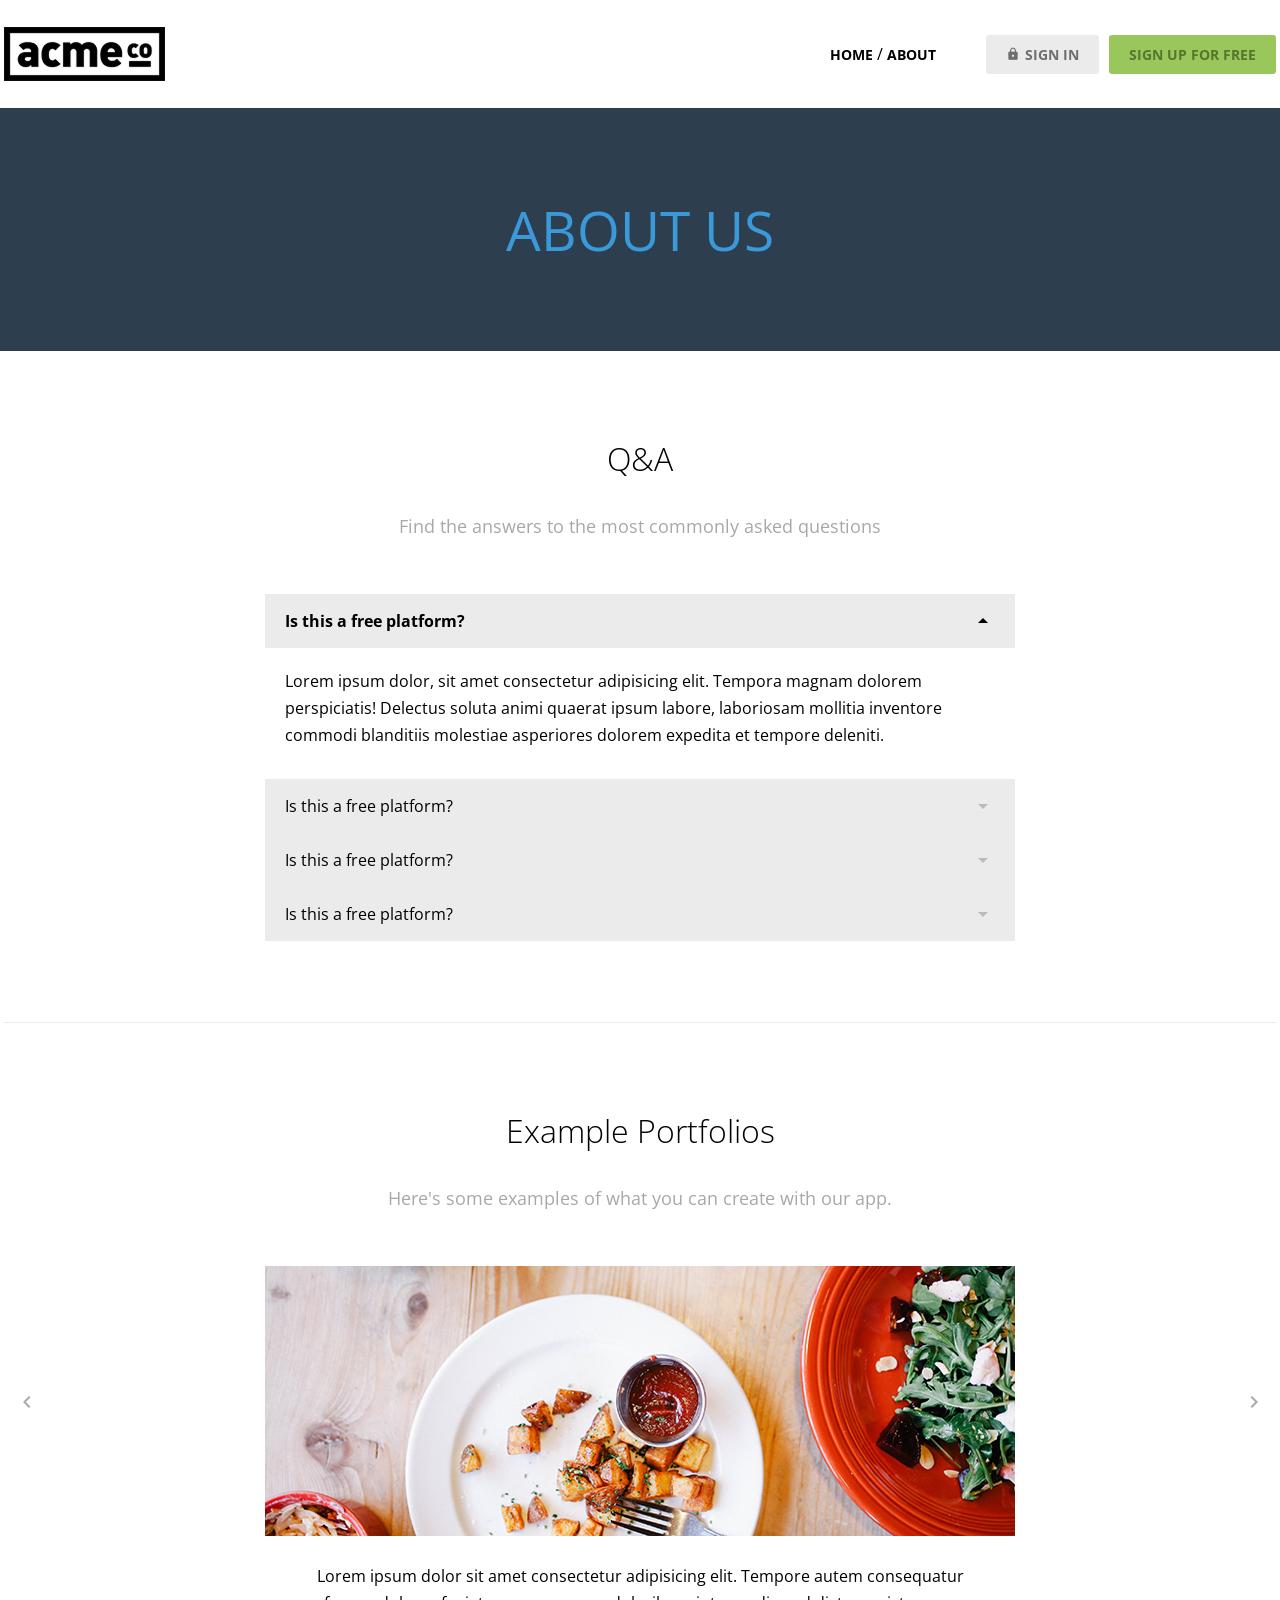
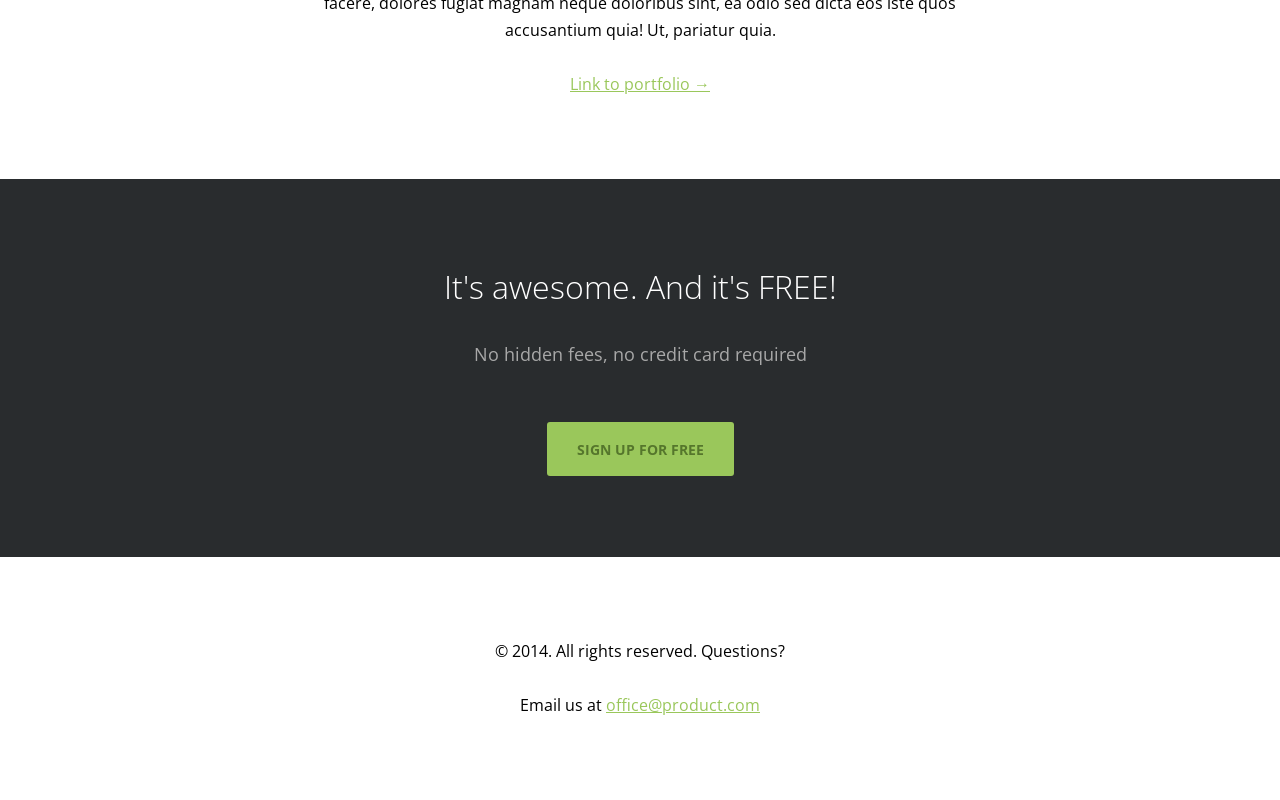
<file: about.html>
<!doctype html>
<html lang="en">
  <head>
    <meta charset="UTF-8" />
    <meta name="viewport" content="width=device-width, initial-scale=1.0" />
    <title>About - ACME</title>
    <link rel="preconnect" href="https://fonts.googleapis.com" />
    <link rel="preconnect" href="https://fonts.gstatic.com" crossorigin />
    <link
      href="https://fonts.googleapis.com/css2?family=Open+Sans:ital,wght@0,300..800;1,300..800&display=swap"
      rel="stylesheet"
    />
    <link href="https://fonts.googleapis.com/icon?family=Material+Icons" rel="stylesheet" />
    <link rel="stylesheet" href="css/common.css" />
    <link rel="stylesheet" href="css/about.css" />
  </head>

  <body>
    <header>
      <div class="container d-flex justify-content-between align-items-center">
        <h1 class="logo">
          <a href="index.html">
            <img src="images/logo.png" alt="acme logo" />
            <span class="hidden">ACME</span>
          </a>
        </h1>
        <nav>
          <ul class="d-flex align-items-center">
            <li>
              <a href="index.html" class="text-nav">home</a>
              /
              <a href="about.html" class="text-nav">about</a>
            </li>
            <li>
              <a href="signin.html" class="btn btn-secondary"><span class="material-icons">lock</span>sign in</a>
            </li>
            <li>
              <a href="signup.html" class="btn btn-primary">sign up for free</a>
            </li>
          </ul>
        </nav>
      </div>
    </header>
    <main>
      <section class="hero inner-pd">
        <div class="container">
          <h2 class="text-heading-xl text-center">about us</h2>
        </div>
      </section>
      <section class="qna container inner-pd">
        <div class="header d-flex flex-column g-1">
          <h3 class="text-body-l">Q&amp;A</h3>
          <p class="text-body-m-plus">Find the answers to the most commonly asked questions</p>
        </div>
        <ul class="qnalist">
          <li class="active">
            <h4 class="question">
              Is this a free platform?
              <span class="material-icons">arrow_drop_down</span>
            </h4>
            <div class="answer">
              <p>
                Lorem ipsum dolor, sit amet consectetur adipisicing elit. Tempora magnam dolorem perspiciatis! Delectus
                soluta animi quaerat ipsum labore, laboriosam mollitia inventore commodi blanditiis molestiae asperiores
                dolorem expedita et tempore deleniti.
              </p>
            </div>
          </li>
          <li>
            <h4 class="question">
              Is this a free platform?
              <span class="material-icons">arrow_drop_down</span>
            </h4>
            <div class="answer">
              <p>
                Lorem ipsum dolor, sit amet consectetur adipisicing elit. Tempora magnam dolorem perspiciatis! Delectus
                soluta animi quaerat ipsum labore, laboriosam mollitia inventore commodi blanditiis molestiae asperiores
                dolorem expedita et tempore deleniti.
              </p>
            </div>
          </li>
          <li>
            <h4 class="question">
              Is this a free platform?
              <span class="material-icons">arrow_drop_down</span>
            </h4>
            <div class="answer">
              <p>
                Lorem ipsum dolor, sit amet consectetur adipisicing elit. Tempora magnam dolorem perspiciatis! Delectus
                soluta animi quaerat ipsum labore, laboriosam mollitia inventore commodi blanditiis molestiae asperiores
                dolorem expedita et tempore deleniti.
              </p>
            </div>
          </li>
          <li>
            <h4 class="question">
              Is this a free platform?
              <span class="material-icons">arrow_drop_down</span>
            </h4>
            <div class="answer">
              <p>
                Lorem ipsum dolor, sit amet consectetur adipisicing elit. Tempora magnam dolorem perspiciatis! Delectus
                soluta animi quaerat ipsum labore, laboriosam mollitia inventore commodi blanditiis molestiae asperiores
                dolorem expedita et tempore deleniti.
              </p>
            </div>
          </li>
        </ul>
      </section>
      <hr class="container" />
      <section class="portfolio slidewrapper container inner-pd">
        <div class="header d-flex flex-column g-1">
          <h3 class="text-body-l">Example Portfolios</h3>
          <p class="text-body-m-plus">Here's some examples of what you can create with our app.</p>
        </div>
        <ul class="slidecontainer">
          <li>
            <img src="images/portfolio_01.jpg" alt="portfolio_01" />
            <p>
              Lorem ipsum dolor sit amet consectetur adipisicing elit. Tempore autem consequatur facere, dolores fugiat
              magnam neque doloribus sint, ea odio sed dicta eos iste quos accusantium quia! Ut, pariatur quia.
            </p>
            <a href="" class="text-link">Link to portfolio &rarr;</a>
          </li>
          <li>
            <img src="images/portfolio_01.jpg" alt="portfolio_01" />
            <p>
              Lorem ipsum dolor sit amet consectetur adipisicing elit. Tempore autem consequatur facere, dolores fugiat
              magnam neque doloribus sint, ea odio sed dicta eos iste quos accusantium quia! Ut, pariatur quia.
            </p>
            <a href="" class="text-link">Link to portfolio &rarr;</a>
          </li>
          <li>
            <img src="images/portfolio_01.jpg" alt="portfolio_01" />
            <p>
              Lorem ipsum dolor sit amet consectetur adipisicing elit. Tempore autem consequatur facere, dolores fugiat
              magnam neque doloribus sint, ea odio sed dicta eos iste quos accusantium quia! Ut, pariatur quia.
            </p>
            <a href="" class="text-link">Link to portfolio &rarr;</a>
          </li>
        </ul>
        <button type="button" class="button prev">
          <span class="material-icons">chevron_left</span>
        </button>
        <button type="button" class="button next">
          <span class="material-icons">chevron_right</span>
        </button>
      </section>
      <section class="cta inner-pd d-flex flex-column align-items-center g-2">
        <div class="content d-flex flex-column g-1">
          <h3 class="text-body-l">It's awesome. And it's FREE!</h3>
          <p class="text-body-m-plus">No hidden fees, no credit card required</p>
        </div>
        <a href="#" class="btn btn-primary big">sign up for free</a>
      </section>
    </main>
    <footer class="inner-pd d-flex flex-column align-items-center g-1">
      <p>&copy; 2014. All rights reserved. Questions?</p>
      <p>Email us at <a href="#" class="text-link">office@product.com</a></p>
    </footer>
  </body>
</html>
</file>
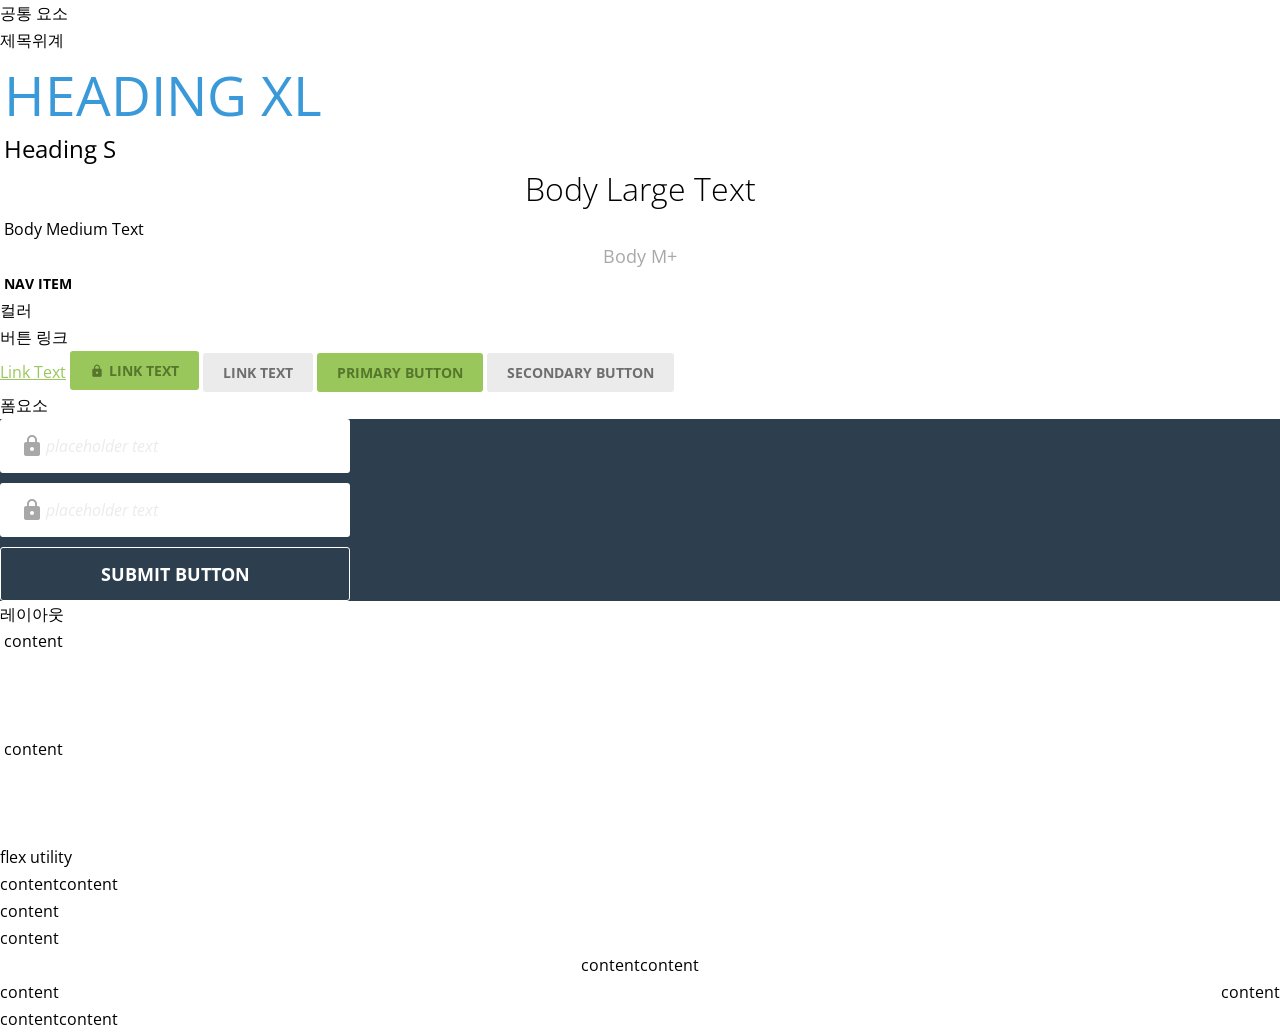
<file: common.html>
<!doctype html>
<html lang="en">
  <head>
    <meta charset="UTF-8" />
    <meta name="viewport" content="width=device-width, initial-scale=1.0" />
    <title>ACME</title>
    <link rel="preconnect" href="https://fonts.googleapis.com" />
    <link rel="preconnect" href="https://fonts.gstatic.com" crossorigin />
    <link
      href="https://fonts.googleapis.com/css2?family=Open+Sans:ital,wght@0,300..800;1,300..800&display=swap"
      rel="stylesheet"
    />
    <link href="https://fonts.googleapis.com/icon?family=Material+Icons" rel="stylesheet" />
    <link rel="stylesheet" href="css/common.css" />
  </head>

  <body>
    <h1>공통 요소</h1>
    <h2>제목위계</h2>

    <!-- Typography System -->
    <div class="container">
      <!-- Heading -->
      <h1 class="text-heading-xl">Heading XL</h1>
      <h2 class="text-heading-s">Heading S</h2>

      <!-- Body -->
      <p class="text-body-l">Body Large Text</p>
      <p class="text-body-m">Body Medium Text</p>
      <p class="text-body-m-plus">Body M+</p>

      <!-- Navigation -->
      <nav>
        <ul>
          <li><a href="#" class="text-nav">Nav Item</a></li>
        </ul>
      </nav>
    </div>

    <h2>컬러</h2>
    <h2>버튼 링크</h2>
    <!-- Link -->
    <a href="#" class="text-link">Link Text</a>
    <a href="#" class="btn btn-primary"><span class="material-icons">lock</span> Link Text</a>
    <a href="#" class="btn btn-secondary">Link Text</a>

    <!-- Button -->
    <button class="btn btn-primary">Primary Button</button>
    <button class="btn btn-secondary">Secondary Button</button>

    <h2>폼요소</h2>
    <div class="hero">
      <form action="">
        <div class="field">
          <label for="useremail">
            <span class="material-icons">lock</span>
          </label>
          <input type="text" id="useremail" placeholder="placeholder text" />
        </div>
        <div class="field">
          <label for="useremail">
            <span class="material-icons">lock</span>
          </label>
          <input type="text" id="useremail" placeholder="placeholder text" />
        </div>
        <button type="submit">Submit button</button>
      </form>
    </div>
    <h2>레이아웃</h2>
    <div class="container">content</div>
    <div class="container inner-pd">content</div>
    <h3>flex utility</h3>
    <div class="d-flex">
      <div>content</div>
      <div>content</div>
    </div>
    <div class="d-flex flex-column">
      <div>content</div>
      <div>content</div>
    </div>
    <div class="d-flex justify-content-center">
      <div>content</div>
      <div>content</div>
    </div>
    <div class="d-flex justify-content-between">
      <div>content</div>
      <div>content</div>
    </div>
    <div class="d-flex align-items-center">
      <div>content</div>
      <div>content</div>
    </div>
  </body>
</html>
</file>
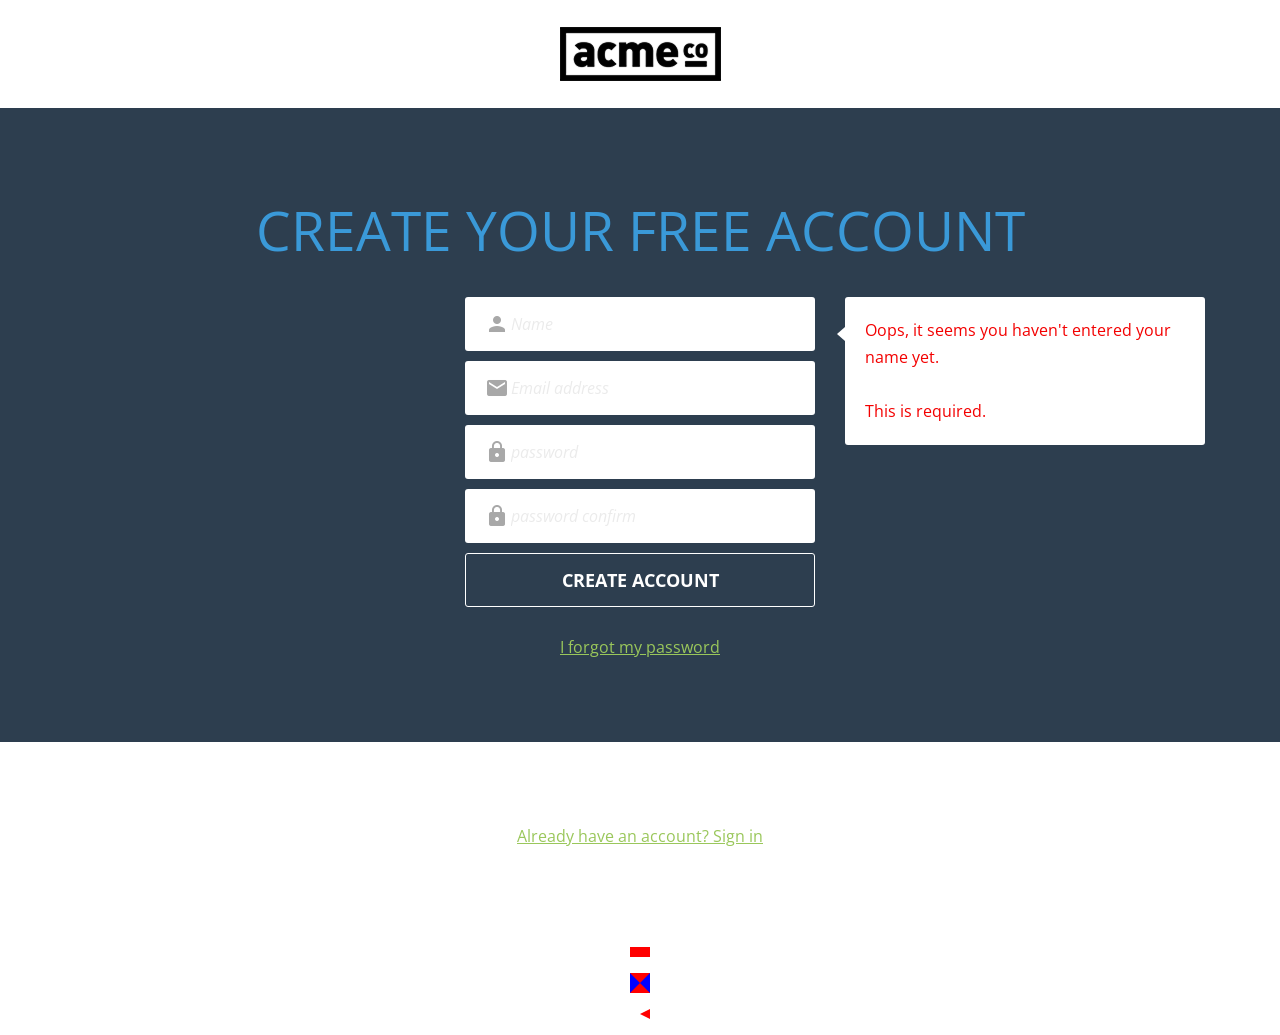
<file: signup.html>
<!doctype html>
<html lang="en">
  <head>
    <meta charset="UTF-8" />
    <meta name="viewport" content="width=device-width, initial-scale=1.0" />
    <title>Signup - ACME</title>
    <link rel="preconnect" href="https://fonts.googleapis.com" />
    <link rel="preconnect" href="https://fonts.gstatic.com" crossorigin />
    <link
      href="https://fonts.googleapis.com/css2?family=Open+Sans:ital,wght@0,300..800;1,300..800&display=swap"
      rel="stylesheet"
    />
    <link href="https://fonts.googleapis.com/icon?family=Material+Icons" rel="stylesheet" />
    <link rel="stylesheet" href="css/common.css" />
    <link rel="stylesheet" href="css/sign.css" />
  </head>

  <body>
    <header>
      <div class="container d-flex justify-content-center align-items-center">
        <h1 class="logo">
          <a href="index.html">
            <img src="images/logo.png" alt="acme logo" />
            <span class="hidden">ACME</span>
          </a>
        </h1>
      </div>
    </header>
    <main>
      <section class="hero inner-pd">
        <div class="container d-flex flex-column align-items-center g-1">
          <h2 class="text-heading-xl">create your free account</h2>
          <form action="">
            <div class="field">
              <label for="useremail">
                <span class="material-icons">person</span>
              </label>
              <input type="text" id="useremail" placeholder="Name" />
            </div>
            <div class="field">
              <label for="useremail">
                <span class="material-icons">email</span>
              </label>
              <input type="text" id="useremail" placeholder="Email address" />
            </div>
            <div class="field">
              <label for="userpw">
                <span class="material-icons">lock</span>
              </label>
              <input type="text" id="userpw" placeholder="password" />
            </div>
            <div class="field">
              <label for="userpwcf">
                <span class="material-icons">lock</span>
              </label>
              <input type="text" id="userpwcf" placeholder="password confirm" />
            </div>
            <button type="submit">create Account</button>
            <div class="feedback">
              <p>Oops, it seems you haven't entered your name yet.</p>
              <p>This is required.</p>
            </div>
          </form>
          <a href="" class="text-link">I forgot my password</a>
        </div>
      </section>
    </main>
    <footer class="inner-pd text-center">
      <a href="#" class="text-link">Already have an account? Sign in</a>
    </footer>
    <div class="box box1"></div>
    <div class="box box2"></div>
    <div class="box box3"></div>
  </body>
</html>
</file>
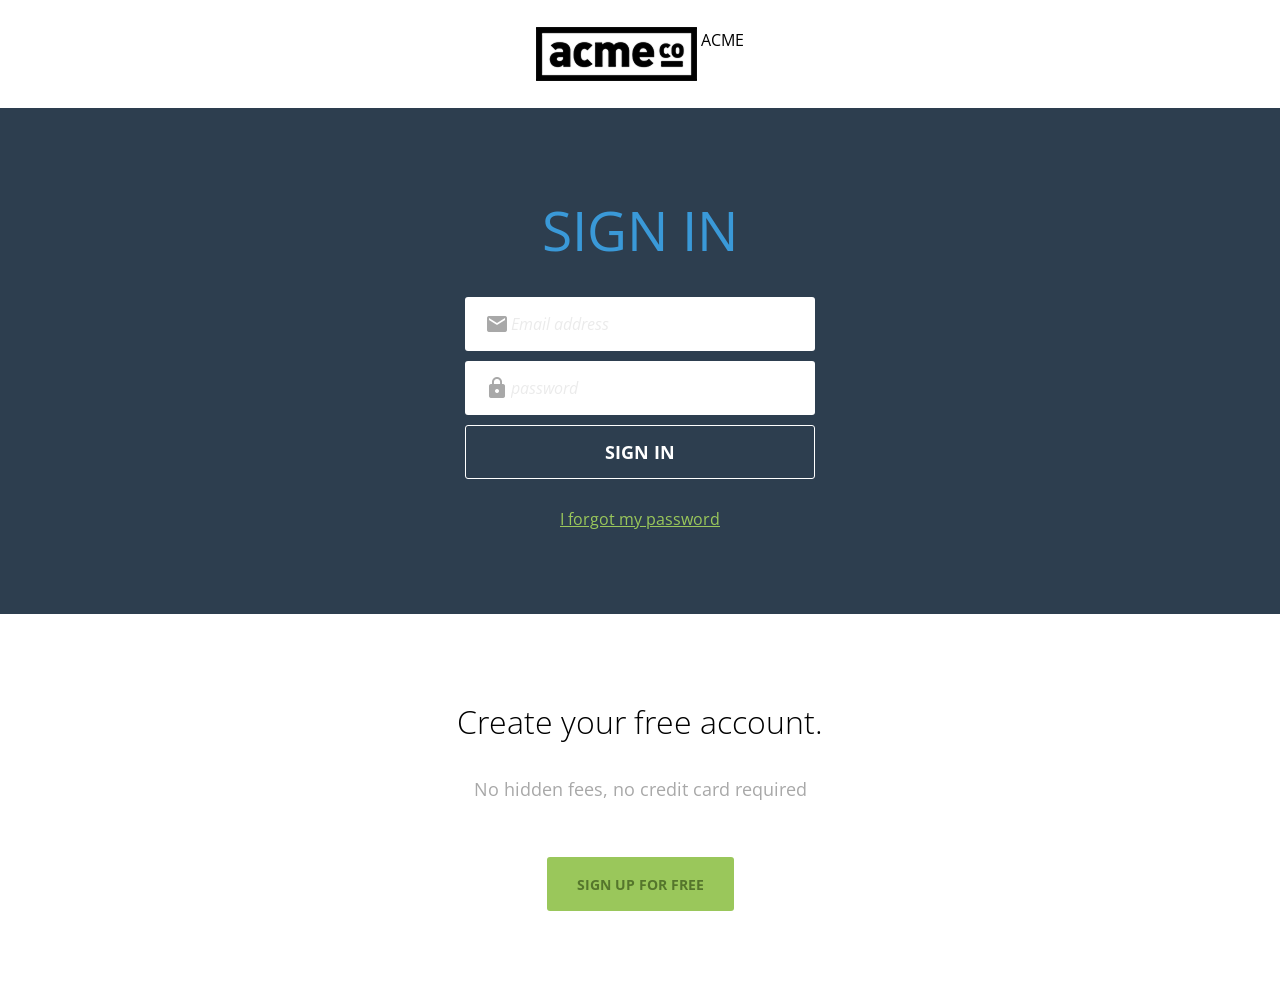
<file: singin.html>
<!doctype html>
<html lang="en">
  <head>
    <meta charset="UTF-8" />
    <meta name="viewport" content="width=device-width, initial-scale=1.0" />
    <title class="hidden">ACME</title>
    <link rel="preconnect" href="https://fonts.googleapis.com" />
    <link rel="preconnect" href="https://fonts.gstatic.com" crossorigin />
    <link
      href="https://fonts.googleapis.com/css2?family=Open+Sans:ital,wght@0,300..800;1,300..800&display=swap"
      rel="stylesheet"
    />
    <link href="https://fonts.googleapis.com/icon?family=Material+Icons" rel="stylesheet" />
    <link rel="stylesheet" href="css/common.css" />
    <link rel="stylesheet" href="css/sign.css" />
  </head>

  <body>
    <header>
      <div class="container d-flex justify-content-center align-items-center">
        <h1 class="logo">
          <a href="index.html">
            <img src="images/logo.png" alt="" />
            <span>ACME</span>
          </a>
        </h1>
      </div>
    </header>
    <main>
      <section class="hero inner-pd">
        <div class="container d-flex flex-column align-items-center g-1">
          <h2 class="text-heading-xl">Sign in</h2>
          <form action="">
            <div class="field">
              <label for="useremail">
                <span class="material-icons">email</span>
              </label>
              <input type="text" id="useremail" placeholder="Email address" />
            </div>
            <div class="field">
              <label for="useremail">
                <span class="material-icons">lock</span>
              </label>
              <input type="text" id="useremail" placeholder="password" />
            </div>
            <button type="submit">sign in</button>
          </form>
          <a href="" class="text-link">I forgot my password</a>
        </div>
      </section>
    </main>
    <footer class="inner-pd d-flex flex-column align-items-center g-2">
      <div class="content d-flex flex-column g-1">
        <h3 class="text-body-l">Create your free account.</h3>
        <p class="text-body-m-plus">No hidden fees, no credit card required</p>
      </div>
      <a href="#" class="btn btn-primary big">sign up for free</a>
    </footer>
  </body>
</html>
</file>
<file: css/about.css>
.qnalist {
  width: 750px;
  margin: 0 auto;
}
.qnalist li.active .question span {
  opacity: 1;
  transform: rotate(180deg);
}
.qnalist .question {
  display: flex;
  height: calc(var(--base-unit) * 2);
  padding: 0 20px;
  justify-content: space-between;
  align-items: center;
  background: var(--super--light--gray);
}
.qnalist .question span {
  opacity: 0.2;
  color: #000;
  transition: 0.35s;
}
.qnalist .answer {
  display: flex;
  height: 0;
  padding: 0 20px;
  flex-direction: column;
  gap: 27px;
  overflow: hidden;
  transition: 0.35s;
}
.qnalist li.active .question {
  font-weight: bold;
}
.qnalist li.active .answer {
  height: auto;
  padding: 20px 20px 30px;
}
</file>
<file: css/sign.css>
.hero form {
  position: relative;
}
.feedback {
  width: 320px;
  padding: 20px;
  color: #f30000;
  border-radius: 3px;
  background: var(--white);
  position: absolute;
  left: calc(100% + 30px);
  top: 0;
  display: flex;
  flex-direction: column;
  gap: var(--base-unit);
}
.feedback:after {
  content: "";
  position: absolute;
  width: 0;
  height: 0;
  border-width: 7px 8px;
  border-style: solid;
  border-color: transparent #fff transparent transparent;
  top: 30px;
  right: 100%;
}
.box {
  width: 0;
  height: 0;
  border-width: 5px 10px;
  border-style: solid;
  margin: 1rem auto;
}
.box1 {
  /* border: 10px solid red; */

  border-color: red;
}
.box2 {
  border-width: 10px;
  border-color: red blue;
}
.box3 {
  border-color: transparent red transparent transparent;
}
</file>
<file: css/common.css>
@import url("normalize.css");
@import url("reset.css");
@import url("flex-utility.css");

:root {
  /* Layout */
  --base-unit: 27px;
  --base-font: 16px;

  /* Color styles */
  --black: rgba(44, 44, 44, 1);
  --light--gray: rgba(168, 168, 168, 1);
  --medium--gray: rgba(110, 110, 110, 1);
  --super--light--gray: rgba(235, 235, 235, 1);
  --primary: rgba(154, 199, 91, 1);
  --secondary: rgba(85, 118, 44, 1);
  --white: rgba(255, 255, 255, 1);
  --hero: rgba(45, 62, 79, 1);
  --hero--title: rgba(58, 153, 216, 1);
  --medium-blue: rgba(67, 156, 207, 1);
  --light-blue: rgba(72, 157, 205, 1);
  --c-t-a: rgba(41, 44, 46, 1);

  /* Text-size styles */
  --heading--x-l: calc(var(--base-font) * 3.4375);
  --body--l: calc(var(--base-font) * 2);
  --heading--s: calc(var(--base-font) * 1.5);
  --body--m: var(--base-font);
  --nav--item: calc(var(--base-font) * 0.875);
  --body--m-plus: calc(var(--base-font) * 1.125);
  --link: var(--base-font);
  --button---secondary: calc(var(--base-font) * 0.875);
  --button---primary: calc(var(--base-font) * 0.875);
}

body {
  /* font-family: "Open Sans", sans-serif;
  font-size:var(--base-font);
  line-height:var(--base-unit); */
  font:
    var(--base-font)/var(--base-unit) "Open Sans",
    sans-serif;
}

/* 폰트 위계 */
.text-heading-xl {
  font-size: var(--heading--x-l);
  line-height: calc(var(--base-unit) * 3);
  color: var(--hero--title);
  text-transform: uppercase;
  letter-spacing: 2%;
}

.text-heading-s {
  font-size: var(--heading--s);
  line-height: var(--base-unit);
}

.text-body-l {
  font-size: var(--body--l);
  line-height: calc(var(--base-unit) * 2);
  font-weight: 300;
  text-align: center;
}

.text-body-m {
  font-size: var(--body--m);
  line-height: var(--base-unit);
}

.text-body-m-plus {
  font-size: var(--body--m-plus);
  line-height: var(--base-unit);
  text-align: center;
  color: var(--light--gray);
}
.text-nav {
  font-size: var(--nav--item);
  font-weight: bold;
  text-transform: uppercase;
}
/* 링크 버튼 */
.btn {
  height: 39px;
  background: var(--super--light--gray);
  border-radius: 3px;
  padding: 0 20px;
  display: inline-flex;
  color: var(--medium--gray);
  align-items: center;
  font-size: calc(var(--base-font) * 0.875);
  font-weight: bold;
  gap: 5px;
  text-transform: uppercase;
}
.btn .material-icons {
  font-size: 14px;
}
.btn-primary {
  background: var(--primary);
  color: var(--secondary);
}
.btn.big {
  height: calc(var(--base-unit) * 2);
  padding: 0 30px;
}

/* 폼 요소 */
.hero {
  background: var(--hero);
}
form {
  width: 350px;
  display: flex;
  flex-direction: column;
  gap: 10px;
}
form .field {
  height: calc(var(--base-unit) * 2);
  background: var(--white);
  border-radius: 3px;
  padding: 0 20px;
  display: flex;
  align-items: center;
  color: var(--light--gray);
}
form .field label {
  display: flex;
}
form .field input {
  font-style: italic;
  color: var(--black);
  width: 100%;
  outline: none;
}
form .field:focus-within {
  box-shadow: inset 0 0 5px rgba(72, 0, 255, 0.7);
}
form .field input::placeholder {
  color: var(--super--light--gray);
}
form button {
  height: calc(var(--base-unit) * 2);
  border-radius: 3px;
  display: flex;
  align-items: center;
  justify-content: center;
  color: var(--white);
  font-size: calc(var(--base-font) * 1.125);
  text-transform: uppercase;
  font-weight: bold;
  border: 1px solid var(--white);
}
/* 레이아웃 */
.container {
  width: 1272px;
  margin: 0 auto;
}
.inner-pd {
  padding: calc(var(--base-unit) * 3) 0;
}
.inner-top-pd {
  padding-top: calc(var(--base-unit) * 3);
}
.hidden {
  position: absolute;
  clip-path: inset(50%);
  width: 1px;
  height: 1px;
  overflow: hidden;
}

hr {
  border: none;
  /* border-top:1px solid var(--super--light--gray); */
  height: 1px;
  background: var(--super--light--gray);
}

.text-link {
  text-decoration: underline;
  color: var(--primary);
}
section .header {
  margin-bottom: calc(var(--base-unit) * 2);
}

/* 헤더 */
body > header {
  background: var(--white);
  padding: var(--base-unit) 0;
  box-shadow: 0 4px 5px rgba(0, 0, 0, 0.1);
}

header nav ul {
  gap: 10px;
}
header nav ul li:first-child {
  margin-right: 40px;
}

/* 슬라이드 */
.slidewrapper {
  position: relative;
  overflow: hidden;
}
.slidecontainer {
  width: 300%; /* js 부모 너비파악, 슬라이드 개수 파악, 너비 계산 지정할 예정 */
  display: flex;
  transition: 0.3s ease-out;
}
.slidecontainer li {
  width: 100%;
  display: flex;
  flex-direction: column;
  align-items: center;
  gap: var(--base-unit);
}
.slidecontainer li > p {
  width: 700px;
  text-align: center;
}
.slidewrapper button {
  width: 45px;
  height: 45px;
  display: flex;
  justify-content: center;
  align-items: center;
  color: var(--light--gray);
  cursor: pointer;
  position: absolute;
  top: 50%;
  transform: translateY(-50%);
}
.slidewrapper button.prev {
  left: 0;
}
.slidewrapper button.next {
  right: 0;
}

/* CTA */
.cta {
  background: var(--c-t-a);
}
.cta h3 {
  color: var(--white);
}
</file>
